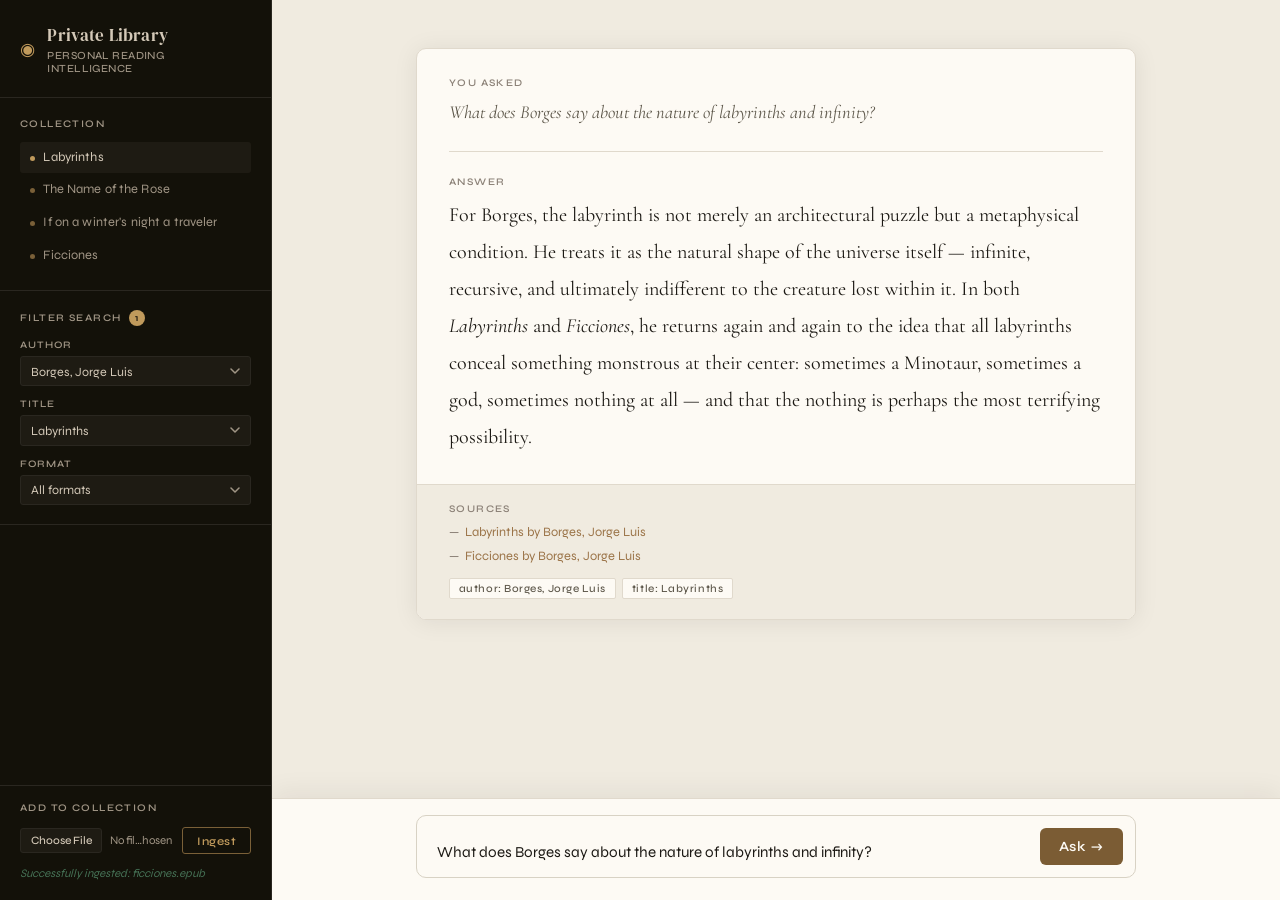
<file: templates/preview.html>
<!DOCTYPE html>
<html lang="en">
<head>
<meta charset="UTF-8">
<meta name="viewport" content="width=device-width, initial-scale=1.0">
<title>Private Library — Preview</title>
<link rel="preconnect" href="https://fonts.googleapis.com">
<link rel="preconnect" href="https://fonts.gstatic.com" crossorigin>
<link href="https://fonts.googleapis.com/css2?family=DM+Serif+Display:ital@0;1&family=Cormorant+Garamond:ital,wght@0,400;0,500;1,400;1,500&family=Syne:wght@400;500;600&display=swap" rel="stylesheet">
<style>
:root{--sb-bg:#131109;--sb-border:#2A2720;--sb-text:#A09585;--sb-text-hi:#D4C9B8;--sb-accent:#C09A5C;--sb-accent-dim:#7A6038;--sb-active-bg:#1E1B13;--main-bg:#F0EBE0;--card-bg:#FDFAF4;--card-border:#E0D9CC;--card-shadow:0 2px 24px rgba(30,24,12,.08);--compose-bg:#FDFAF4;--compose-border:#D8D2C4;--compose-shadow:0 -1px 0 0 #E0D9CC,0 -8px 24px rgba(30,24,12,.06);--ink:#1C1914;--ink-mid:#5C5649;--ink-light:#8C8278;--accent:#7B5C34;--accent-hi:#9B7448;--success:#4A7A5C;--sidebar-w:272px;--radius-sm:3px;--radius-md:6px;--radius-lg:10px}
*,*::before,*::after{box-sizing:border-box;margin:0;padding:0}
html,body{height:100%;overflow:hidden}
body{font-family:'Syne',system-ui,sans-serif;background:var(--sb-bg);color:var(--ink);-webkit-font-smoothing:antialiased}
.shell{display:grid;grid-template-columns:var(--sidebar-w) 1fr;grid-template-rows:1fr auto;height:100vh}
.search-form{display:contents}
.sidebar{grid-column:1;grid-row:1;background:var(--sb-bg);border-right:1px solid var(--sb-border);display:flex;flex-direction:column;gap:0;overflow-y:auto;overflow-x:hidden;padding-bottom:.5rem}
.sidebar::-webkit-scrollbar{width:3px}.sidebar::-webkit-scrollbar-track{background:transparent}.sidebar::-webkit-scrollbar-thumb{background:var(--sb-border);border-radius:2px}
.sidebar-brand{display:flex;align-items:center;gap:.75rem;padding:1.6rem 1.25rem 1.4rem;border-bottom:1px solid var(--sb-border);flex-shrink:0}
.brand-mark{font-size:1.1rem;color:var(--sb-accent);flex-shrink:0;line-height:1}
.brand-name{font-family:'DM Serif Display',Georgia,serif;font-size:1.05rem;font-weight:400;color:var(--sb-text-hi);letter-spacing:.01em;line-height:1.2}
.brand-tagline{font-size:.68rem;color:var(--sb-text);letter-spacing:.04em;margin-top:.2rem;text-transform:uppercase;font-weight:500}
.sidebar-section{padding:1.2rem 1.25rem;border-bottom:1px solid var(--sb-border)}
.section-label{font-size:.63rem;font-weight:600;text-transform:uppercase;letter-spacing:.14em;color:var(--sb-text);margin-bottom:.8rem;display:flex;align-items:center;gap:.5rem}
.filter-badge{display:inline-flex;align-items:center;justify-content:center;width:16px;height:16px;background:var(--sb-accent);color:var(--sb-bg);border-radius:50%;font-size:.6rem;font-weight:600;line-height:1}
.book-list{list-style:none;display:flex;flex-direction:column;gap:2px}
.book-item{display:flex;align-items:baseline;gap:.55rem;padding:.4rem .6rem;border-radius:var(--radius-sm);font-size:.8rem;color:var(--sb-text);letter-spacing:.01em;line-height:1.4;transition:background .15s,color .15s;cursor:default}
.book-item:hover{background:var(--sb-active-bg);color:var(--sb-text-hi)}
.book-item.is-active{background:var(--sb-active-bg);color:var(--sb-text-hi)}
.book-dot{width:5px;height:5px;border-radius:50%;background:var(--sb-accent-dim);flex-shrink:0;margin-top:.35em}
.book-item.is-active .book-dot{background:var(--sb-accent)}
.filter-field{margin-bottom:.75rem}.filter-field:last-child{margin-bottom:0}
.filter-field label{display:block;font-size:.62rem;font-weight:600;text-transform:uppercase;letter-spacing:.1em;color:var(--sb-text);margin-bottom:.3rem}
.filter-field select{width:100%;padding:.42rem 2rem .42rem .65rem;font-family:'Syne',sans-serif;font-size:.78rem;color:var(--sb-text-hi);background-color:var(--sb-active-bg);border:1px solid var(--sb-border);border-radius:var(--radius-sm);outline:none;appearance:none;cursor:pointer;background-image:url("data:image/svg+xml,%3Csvg xmlns='http://www.w3.org/2000/svg' width='10' height='6' viewBox='0 0 10 6'%3E%3Cpath d='M1 1l4 4 4-4' stroke='%23A09585' stroke-width='1.5' fill='none' stroke-linecap='round' stroke-linejoin='round'/%3E%3C/svg%3E");background-repeat:no-repeat;background-position:right .6rem center;transition:border-color .15s}
.filter-field select:focus{border-color:var(--sb-accent-dim);color:var(--sb-text-hi)}
.main-panel{grid-column:2;grid-row:1/3;background:var(--main-bg);display:flex;flex-direction:column;height:100vh;overflow:hidden}
.answer-area{flex:1;overflow-y:auto;padding:3rem 2.5rem 1.5rem;display:flex;align-items:flex-start;justify-content:center}
.answer-area::-webkit-scrollbar{width:4px}.answer-area::-webkit-scrollbar-track{background:transparent}.answer-area::-webkit-scrollbar-thumb{background:var(--card-border);border-radius:2px}
.answer-card{width:100%;max-width:720px;background:var(--card-bg);border:1px solid var(--card-border);border-radius:var(--radius-lg);box-shadow:var(--card-shadow);overflow:hidden;animation:slide-up .35s ease}
.answer-card__q{padding:1.75rem 2rem 1.5rem}
.answer-card__sep{height:1px;background:var(--card-border);margin:0 2rem}
.answer-card__a{padding:1.5rem 2rem 1.75rem}
.answer-card__footer{padding:1.1rem 2rem 1.25rem;background:var(--main-bg);border-top:1px solid var(--card-border)}
.card-label{display:block;font-size:.63rem;font-weight:600;text-transform:uppercase;letter-spacing:.14em;color:var(--ink-light);margin-bottom:.55rem}
.query-echo{font-family:'Cormorant Garamond',Georgia,serif;font-size:1.15rem;font-style:italic;color:var(--ink-mid);line-height:1.6}
.answer-prose{font-family:'Cormorant Garamond',Georgia,serif;font-size:1.25rem;line-height:1.85;color:var(--ink);font-weight:400}
.source-list{list-style:none;display:flex;flex-direction:column;gap:.25rem;margin-bottom:.75rem}
.source-list li{font-size:.8rem;color:var(--accent-hi);padding-left:1rem;position:relative;line-height:1.5}
.source-list li::before{content:'—';position:absolute;left:0;color:var(--ink-light)}
.source-list:only-child{margin-bottom:0}
.tag-row{display:flex;flex-wrap:wrap;gap:.4rem;margin-top:.5rem}
.ftag{font-size:.68rem;font-weight:500;letter-spacing:.05em;padding:.2rem .55rem;background:var(--card-bg);border:1px solid var(--card-border);border-radius:2px;color:var(--ink-mid)}
.empty-state{text-align:center;max-width:400px;margin:auto;padding:4rem 2rem;animation:fade-in .5s ease}
.empty-mark{font-size:2rem;color:var(--card-border);margin-bottom:1.5rem;line-height:1}
.empty-headline{font-family:'DM Serif Display',Georgia,serif;font-size:1.5rem;color:var(--ink-mid);margin-bottom:.6rem;font-weight:400}
.empty-body{font-size:.85rem;color:var(--ink-light);line-height:1.6;letter-spacing:.01em}
.compose-bar{flex-shrink:0;padding:1rem 2.5rem 1.4rem;background:var(--compose-bg);box-shadow:var(--compose-shadow)}
.compose-inner{display:flex;align-items:flex-end;gap:.75rem;max-width:720px;margin:0 auto;background:var(--card-bg);border:1px solid var(--compose-border);border-radius:var(--radius-lg);padding:.75rem .75rem .75rem 1.25rem;transition:border-color .2s}
.compose-inner:focus-within{border-color:var(--accent-hi)}
.compose-inner textarea{flex:1;font-family:'Syne',sans-serif;font-size:.95rem;color:var(--ink);background:transparent;border:none;outline:none;resize:none;line-height:1.55;max-height:140px;overflow-y:auto}
.compose-inner textarea::placeholder{color:var(--ink-light)}
.ask-btn{flex-shrink:0;display:flex;align-items:center;gap:.4rem;padding:.6rem 1.2rem;background:var(--accent);color:#FDFAF4;border:none;border-radius:var(--radius-md);font-family:'Syne',sans-serif;font-size:.88rem;font-weight:600;letter-spacing:.03em;cursor:pointer;transition:background .15s,transform .1s;white-space:nowrap}
.ask-btn:hover{background:var(--accent-hi)}
.ask-btn:active{transform:scale(.97)}
.upload-form{grid-column:1;grid-row:2;background:var(--sb-bg);border-top:1px solid var(--sb-border);border-right:1px solid var(--sb-border);padding:1rem 1.25rem 1.2rem}
.upload-row{display:flex;align-items:center;gap:.5rem;margin-top:.5rem}
.file-input{flex:1;min-width:0;font-family:'Syne',sans-serif;font-size:.72rem;color:var(--sb-text);cursor:pointer}
.file-input::file-selector-button{font-family:'Syne',sans-serif;font-size:.7rem;font-weight:500;color:var(--sb-text-hi);background:var(--sb-active-bg);border:1px solid var(--sb-border);border-radius:var(--radius-sm);padding:.3rem .6rem;cursor:pointer;margin-right:.5rem;transition:border-color .15s}
.file-input::file-selector-button:hover{border-color:var(--sb-accent-dim)}
.upload-btn{flex-shrink:0;padding:.35rem .85rem;background:transparent;color:var(--sb-accent);border:1px solid var(--sb-accent-dim);border-radius:var(--radius-sm);font-family:'Syne',sans-serif;font-size:.72rem;font-weight:600;letter-spacing:.05em;cursor:pointer;transition:background .15s,color .15s;white-space:nowrap}
.upload-btn:hover{background:var(--sb-accent-dim);color:var(--sb-text-hi);border-color:var(--sb-accent-dim)}
.upload-feedback{margin-top:.65rem;font-size:.72rem;color:var(--success);font-style:italic;line-height:1.4;opacity:.9}
@keyframes slide-up{from{opacity:0;transform:translateY(12px)}to{opacity:1;transform:translateY(0)}}
@keyframes fade-in{from{opacity:0}to{opacity:1}}
.sidebar,.answer-area{scrollbar-width:thin;scrollbar-color:var(--sb-border) transparent}
</style>
</head>
<body>
<div class="shell">
  <form class="search-form">
    <aside class="sidebar">
      <div class="sidebar-brand">
        <span class="brand-mark">&#9673;</span>
        <div class="brand-text">
          <h1 class="brand-name">Private Library</h1>
          <p class="brand-tagline">Personal reading intelligence</p>
        </div>
      </div>
      <div class="sidebar-section">
        <p class="section-label">Collection</p>
        <ul class="book-list">
          <li class="book-item is-active"><span class="book-dot"></span><span>Labyrinths</span></li>
          <li class="book-item"><span class="book-dot"></span><span>The Name of the Rose</span></li>
          <li class="book-item"><span class="book-dot"></span><span>If on a winter's night a traveler</span></li>
          <li class="book-item"><span class="book-dot"></span><span>Ficciones</span></li>
        </ul>
      </div>
      <div class="sidebar-section">
        <p class="section-label">Filter search <span class="filter-badge">1</span></p>
        <div class="filter-field">
          <label>Author</label>
          <select><option selected>Borges, Jorge Luis</option><option>Eco, Umberto</option><option>Calvino, Italo</option></select>
        </div>
        <div class="filter-field">
          <label>Title</label>
          <select><option>All titles</option><option selected>Labyrinths</option><option>Ficciones</option></select>
        </div>
        <div class="filter-field">
          <label>Format</label>
          <select><option>All formats</option><option>PDF</option><option>EPUB</option></select>
        </div>
      </div>
    </aside>
    <main class="main-panel">
      <div class="answer-area">
        <article class="answer-card">
          <div class="answer-card__q">
            <span class="card-label">You asked</span>
            <p class="query-echo">What does Borges say about the nature of labyrinths and infinity?</p>
          </div>
          <div class="answer-card__sep"></div>
          <div class="answer-card__a">
            <span class="card-label">Answer</span>
            <p class="answer-prose">For Borges, the labyrinth is not merely an architectural puzzle but a metaphysical condition. He treats it as the natural shape of the universe itself — infinite, recursive, and ultimately indifferent to the creature lost within it. In both <em>Labyrinths</em> and <em>Ficciones</em>, he returns again and again to the idea that all labyrinths conceal something monstrous at their center: sometimes a Minotaur, sometimes a god, sometimes nothing at all — and that the nothing is perhaps the most terrifying possibility.</p>
          </div>
          <footer class="answer-card__footer">
            <span class="card-label">Sources</span>
            <ul class="source-list">
              <li>Labyrinths by Borges, Jorge Luis</li>
              <li>Ficciones by Borges, Jorge Luis</li>
            </ul>
            <div class="tag-row">
              <span class="ftag">author: Borges, Jorge Luis</span>
              <span class="ftag">title: Labyrinths</span>
            </div>
          </footer>
        </article>
      </div>
      <div class="compose-bar">
        <div class="compose-inner">
          <textarea rows="1" placeholder="What would you like to know from your library?">What does Borges say about the nature of labyrinths and infinity?</textarea>
          <button type="button" class="ask-btn">Ask <span>&#8594;</span></button>
        </div>
      </div>
    </main>
  </form>
  <form class="upload-form">
    <p class="section-label">Add to collection</p>
    <div class="upload-row">
      <input type="file" accept=".pdf,.epub" class="file-input">
      <button type="button" class="upload-btn">Ingest</button>
    </div>
    <p class="upload-feedback">Successfully ingested: ficciones.epub</p>
  </form>
</div>
</body>
</html>
</file>
